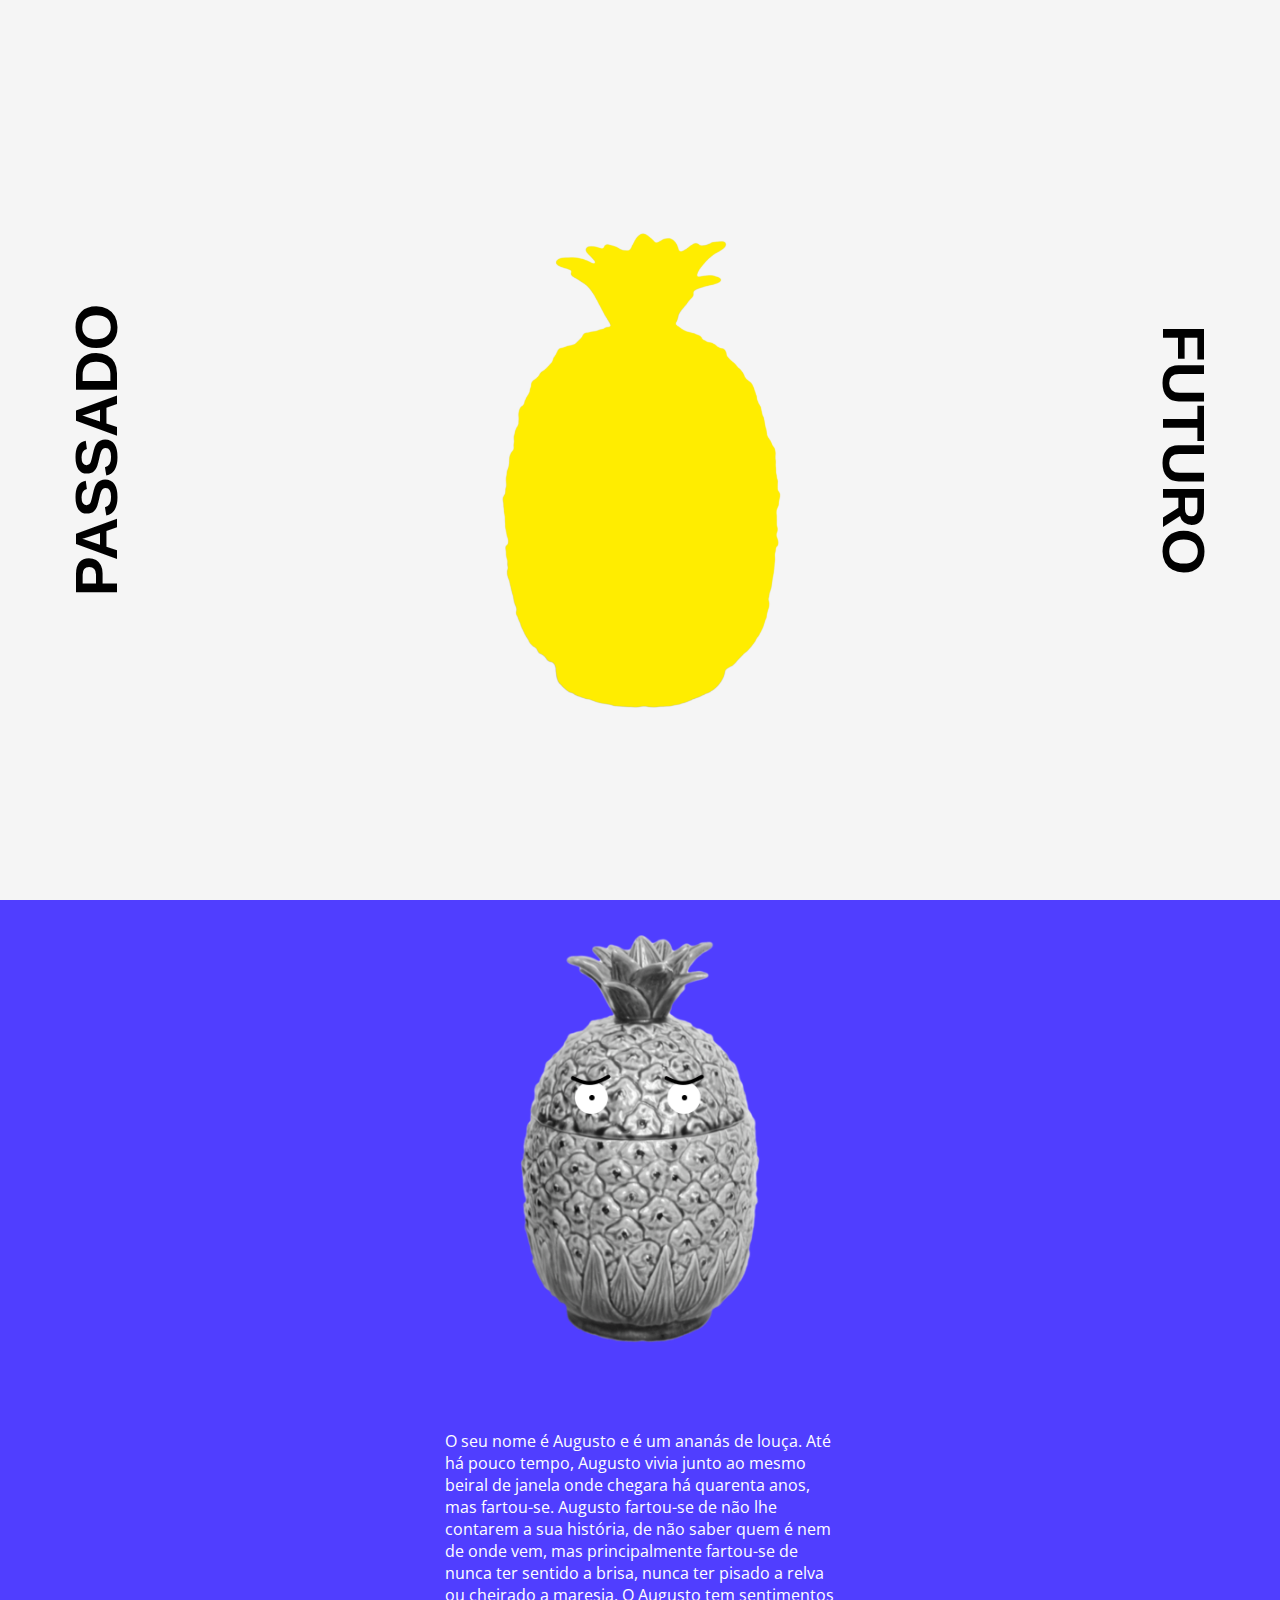
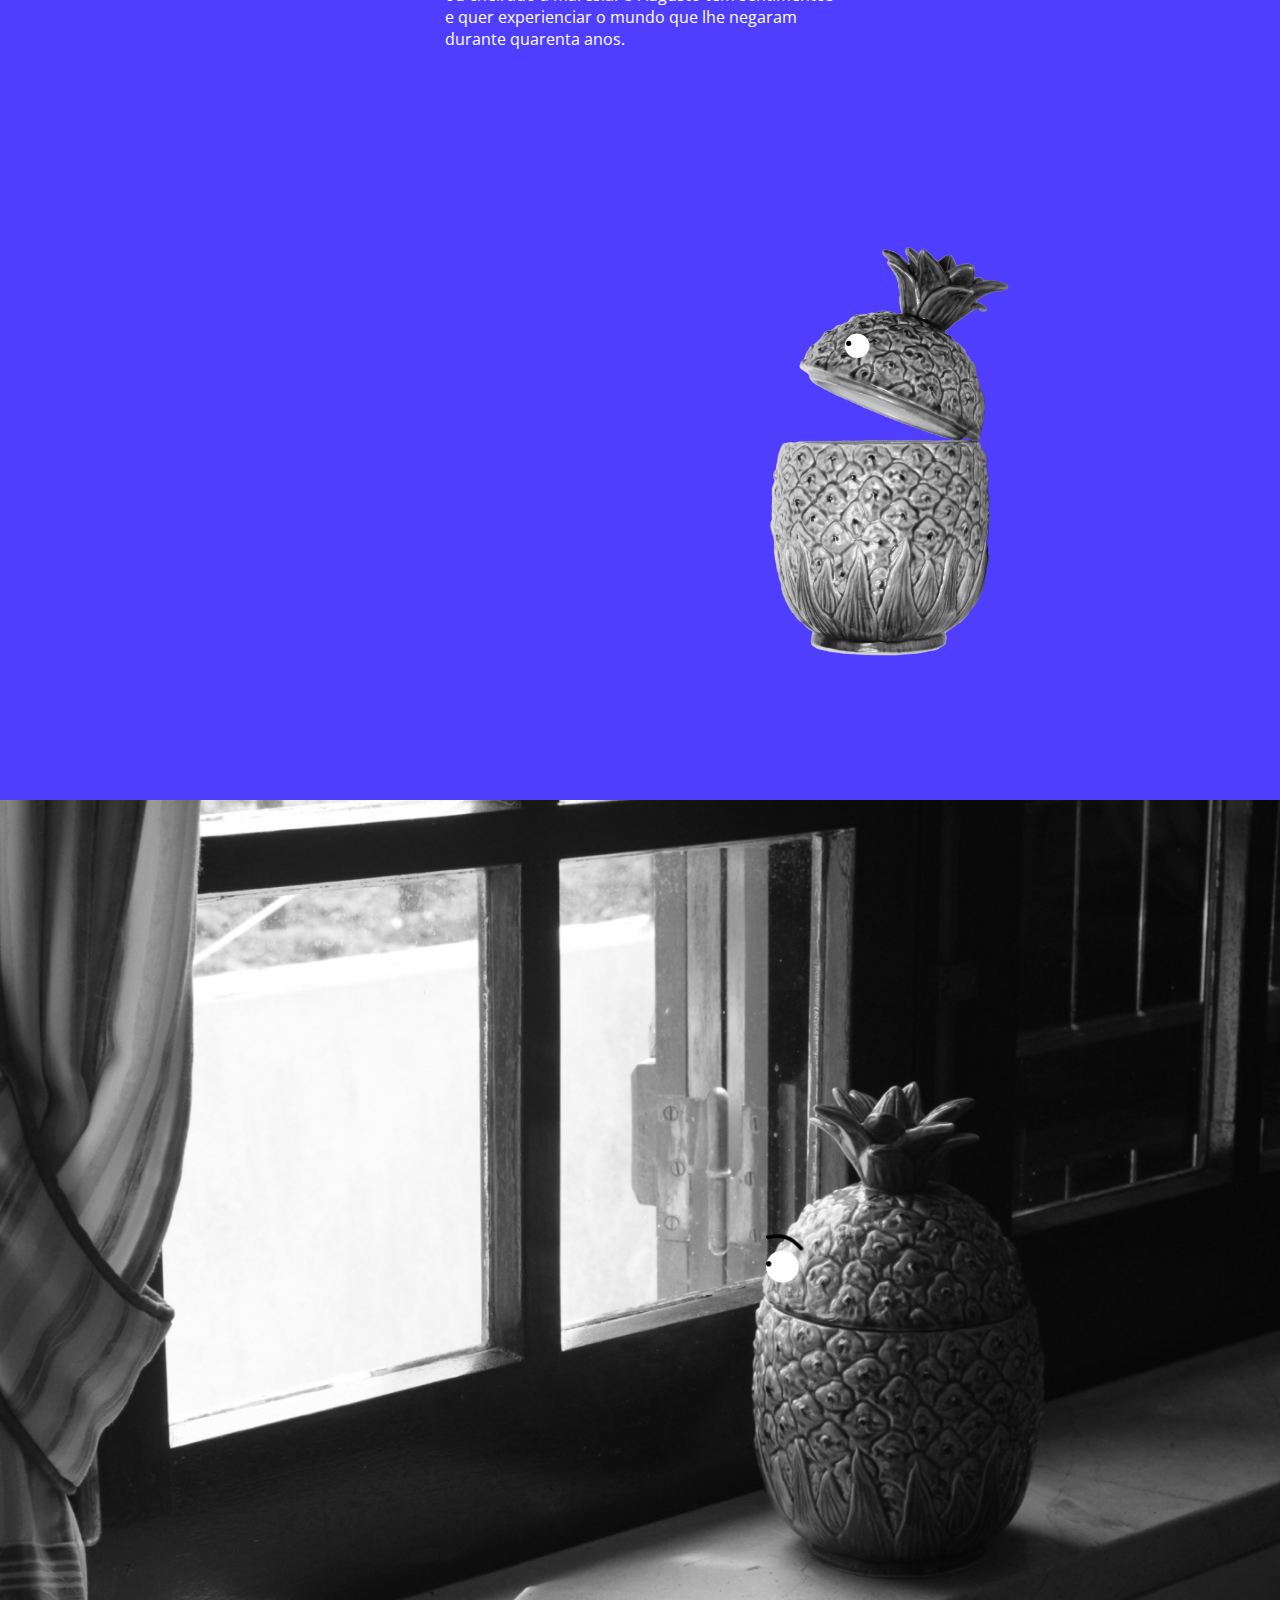
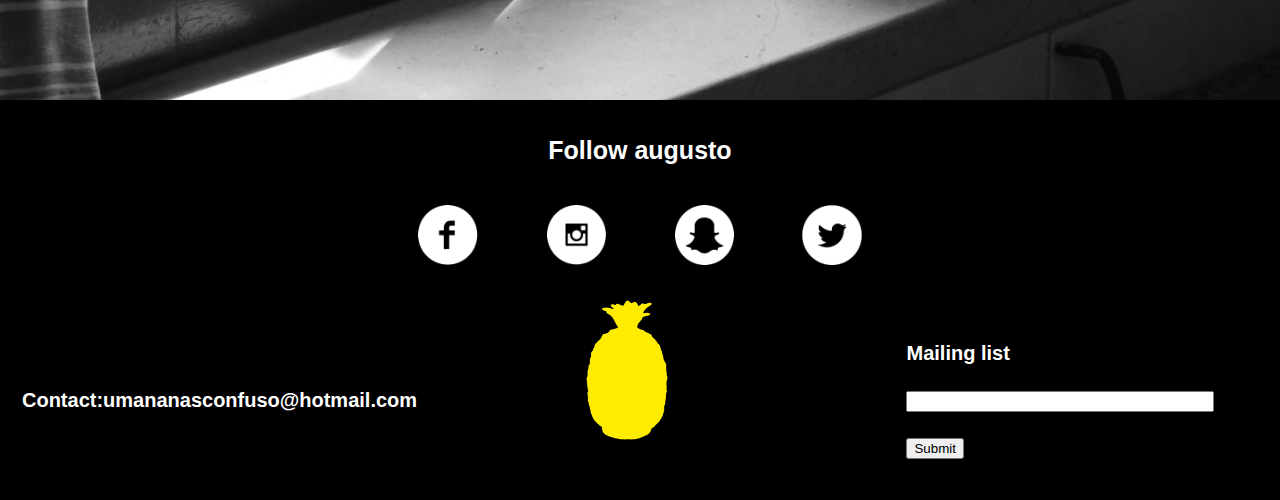
<file: Index.html>
<!DOCTYPE html>
<html>
<head>
    <link href="https://fonts.googleapis.com/css?family=Open+Sans" rel="stylesheet">
    <title>index</title>
    <meta charset="utf-8">
    <meta name="viewport" content="width=device-width, initial-scale=1.0">

    
    <link rel="stylesheet"
          type="text/css"
          href="Index.css">
</head>
<body>
    
   <div id="main">
       <div id="hero1">
           
           <div id="passado_div"> 
               <a href="ananas2.html" id="passado" class="passado">PASSADO</a> 
           </div>
           
            <div id="imagem1_div">
                <div id="imagem1"></div>
            </div>
           
            <div id="futuro_div">    
                <a href="ananas3.html" id="futuro" class="futuro">FUTURO</a>
            </div>
        
    
       </div>
       
       
       
        <div id="hero2">
           <div id="hero2content">
                   
            <div id="imagem2" class="container">
            <div class="overlay"></div>
            </div>
                
        
            <div id="text2">
               O seu nome é Augusto e é um ananás de louça. 
               Até há pouco tempo, Augusto vivia junto ao mesmo beiral de janela onde chegara há quarenta anos, mas fartou-se. Augusto fartou-se de não lhe contarem 
               a sua história, de não saber quem é nem de onde vem, mas principalmente fartou-se de nunca ter sentido a brisa, nunca ter pisado a relva ou cheirado 
               a maresia. O Augusto tem sentimentos e quer experienciar o mundo que lhe negaram durante quarenta anos.</div>
           
            </div>
        </div>
       
       
       
       <div id="hero3">
           
        <div id="audio">    
        <iframe width="160px" height="160px" scrolling="no" frameborder="no" src="https://w.soundcloud.com/player/?url=https%3A//api.soundcloud.com/tracks/324780480&amp;color=503eff&amp;auto_play=false&amp;hide_related=true;show_comments=false;show_user=false;show_reposts=false"></iframe></div> 
           
        
        <div id="imagem3div" >
            
            <div id="imagem3"></div>
           
        
           </div>          
           
       </div>
            
       
       
                <div id="imagem4"></div>
       
       
       
        <div id="footer">
       
           <div id="footerup">
                <div id="followaugusto">Follow augusto</div>
                <div id="icons">
                    <div class="facebook"></div>
                    <div class="insta"></div>
                    <div class="snap"></div>
                    <div class="twitter"></div>
               
               
                </div>
           </div>
           <div id="footerdown">
                <div id="ananasminileft">
                    Contact: 
                    <br>
                    <a class="mail" href="mailto:someone@example.com?Subject=ananas confuso" target="_top">umananasconfuso@hotmail.com</a>
                    </div>
                <div id="ananasmini"></div>
                <div id="ananasminiright">
                    <form>
                    Mailing list<br> <br>
                    <input type="text" name="mailinglist" style="width: 300px"><br> <br>
                    <input type="submit" value="Submit">
                    </form> 
               
                </div>
           </div>
           
           
       
       
       </div>
    
       
       
       
    
    </div> 
    
    
    
    
    
    
</body>

</html>
</file>
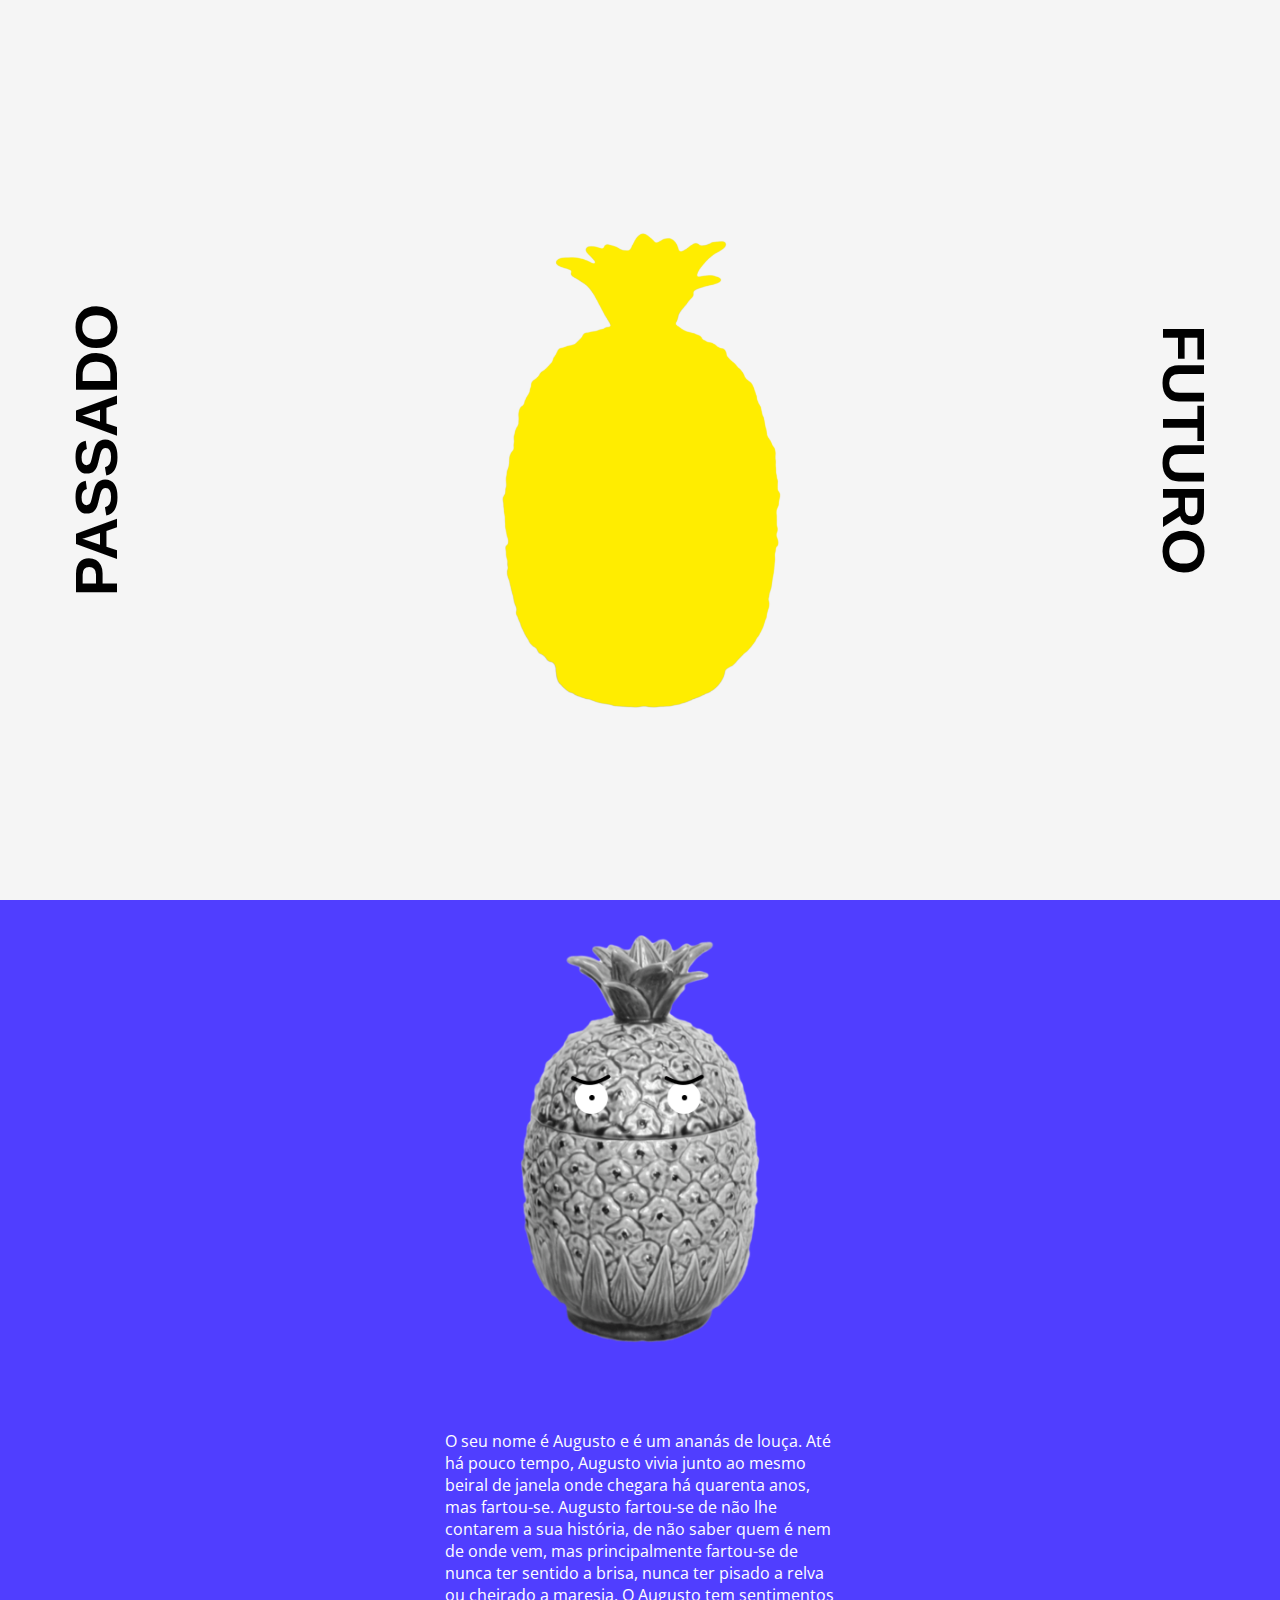
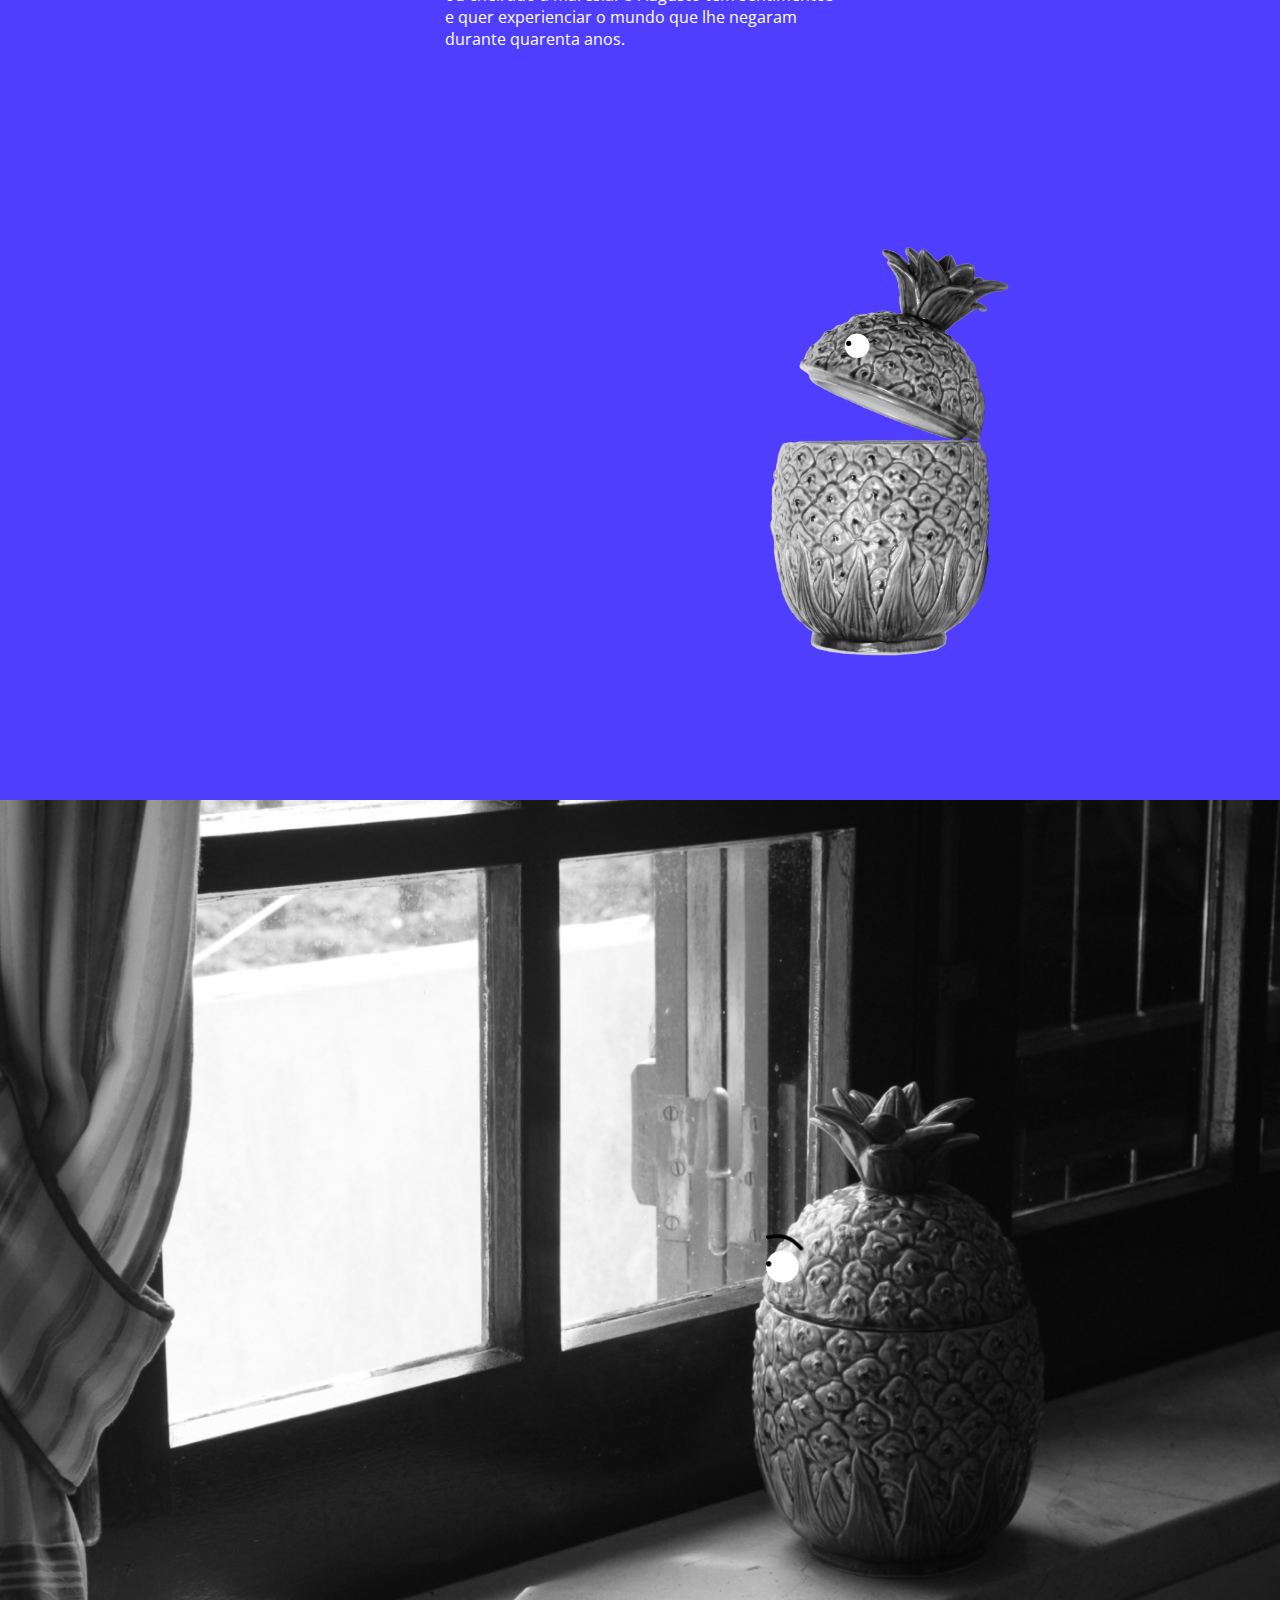
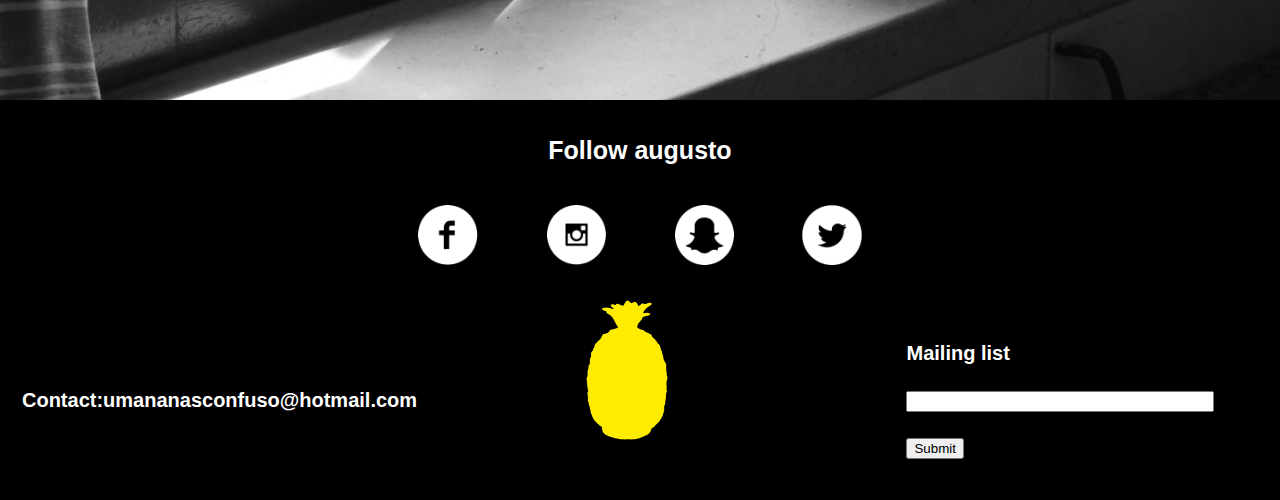
<file: index.html>
<!DOCTYPE html>
<html>
<head>
    <link href="https://fonts.googleapis.com/css?family=Open+Sans" rel="stylesheet">
    <title>index</title>
    <meta charset="utf-8">
    <meta name="viewport" content="width=device-width, initial-scale=1.0">

    
    <link rel="stylesheet"
          type="text/css"
          href="style.css">
</head>
<body>
    
   <div id="main">
       <div id="hero1">
           
           <div id="passado_div"> 
               <a href="ananas2.html" id="passado" class="passado">PASSADO</a> 
           </div>
           
            <div id="imagem1_div">
                <div id="imagem1"></div>
            </div>
           
            <div id="futuro_div">    
                <a href="ananas3.html" id="futuro" class="futuro">FUTURO</a>
            </div>
        
    
       </div>
       
       
       
        <div id="hero2">
           <div id="hero2content">
                   
            <div id="imagem2" class="container">
            <div class="overlay"></div>
            </div>
                
        
            <div id="text2">
               O seu nome é Augusto e é um ananás de louça. 
               Até há pouco tempo, Augusto vivia junto ao mesmo beiral de janela onde chegara há quarenta anos, mas fartou-se. Augusto fartou-se de não lhe contarem 
               a sua história, de não saber quem é nem de onde vem, mas principalmente fartou-se de nunca ter sentido a brisa, nunca ter pisado a relva ou cheirado 
               a maresia. O Augusto tem sentimentos e quer experienciar o mundo que lhe negaram durante quarenta anos.</div>
           
            </div>
        </div>
       
       
       
       <div id="hero3">
           
        <div id="audio">    
        <iframe width="160px" height="160px" scrolling="no" frameborder="no" src="https://w.soundcloud.com/player/?url=https%3A//api.soundcloud.com/tracks/324780480&amp;color=503eff&amp;auto_play=false&amp;hide_related=true;show_comments=false;show_user=false;show_reposts=false"></iframe></div> 
           
        
        <div id="imagem3div" >
            
            <div id="imagem3"></div>
           
        
           </div>          
           
       </div>
            
       
       
                <div id="imagem4"></div>
       
       
       
        <div id="footer">
       
           <div id="footerup">
                <div id="followaugusto">Follow augusto</div>
                <div id="icons">
                    <div class="facebook"></div>
                    <div class="insta"></div>
                    <div class="snap"></div>
                    <div class="twitter"></div>
               
               
                </div>
           </div>
           <div id="footerdown">
                <div id="ananasminileft">
                    Contact: 
                    <br>
                    <a class="mail" href="mailto:someone@example.com?Subject=ananas confuso" target="_top">umananasconfuso@hotmail.com</a>
                    </div>
                <div id="ananasmini"></div>
                <div id="ananasminiright">
                    <form>
                    Mailing list<br> <br>
                    <input type="text" name="mailinglist" style="width: 300px"><br> <br>
                    <input type="submit" value="Submit">
                    </form> 
               
                </div>
           </div>
           
           
       
       
       </div>
    
       
       
       
    
    </div> 
    
    
    
    
    
    
</body>

</html>
</file>
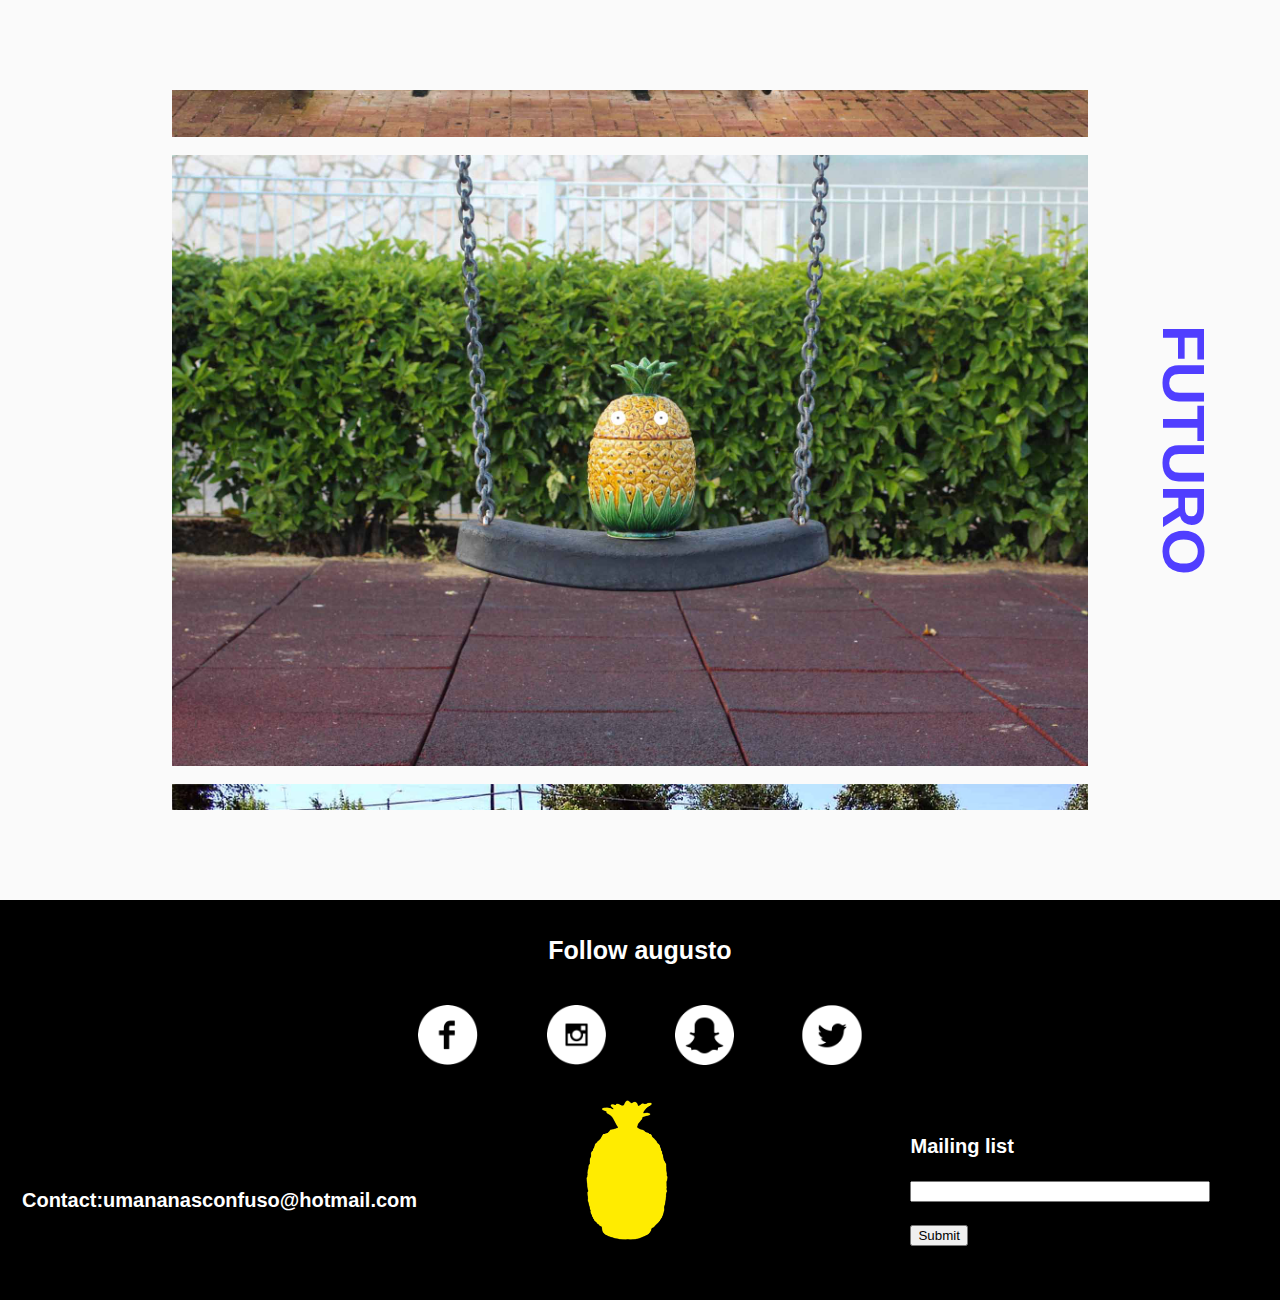
<file: ananas3.html>
<html>
<head>
    <link href="https://fonts.googleapis.com/css?family=Open+Sans" rel="stylesheet">
    <title>ananas3</title>
    <meta charset="utf-8">
    <meta name="viewport" content="width=device-width, initial-scale=1.0">
    
    <link rel="stylesheet"
          type="text/css"
          href="ananas3.css">
</head>
<body>
    
   <div id="main">
       <div id="hero1">
           
           
           
           
           <a href="Index.html" id="clickarea"></a>
           
           
           <div id="divlol"></div>
            <div id="hero1content">
              
                <div id="imagens">
                    <iframe src="ananas3iframe.html">
                    </iframe>
                    
                </div>    
            </div>
  
           <div id="futuro_div">
                <div id="futuro">FUTURO</div> 
           </div>
           
       </div>
       
         
       
</div>
       
       
       
    

     
       <!-- footer-->
       
         <div id="footer">
       
           <div id="footerup">
                <div id="followaugusto">Follow augusto</div>
                <div id="icons">
                    <div class="facebook"></div>
                    <div class="insta"></div>
                    <div class="snap"></div>
                    <div class="twitter"></div>
               
               
                </div>
           </div>
           <div id="footerdown">
                <div id="ananasminileft">
                    Contact: 
                    <br>
                    <a class="mail" href="mailto:someone@example.com?Subject=ananas confuso" target="_top">umananasconfuso@hotmail.com</a>
                    </div>
                <div id="ananasmini"></div>
                <div id="ananasminiright">
                    <form>
                    Mailing list<br> <br>
                    <input type="text" name="mailinglist" style="width: 300px"><br> <br>
                    <input type="submit" value="Submit">
                    </form> 
               
                </div>
           </div>
           
           
       
       
       </div>
    
    
</body>
</html>
</file>
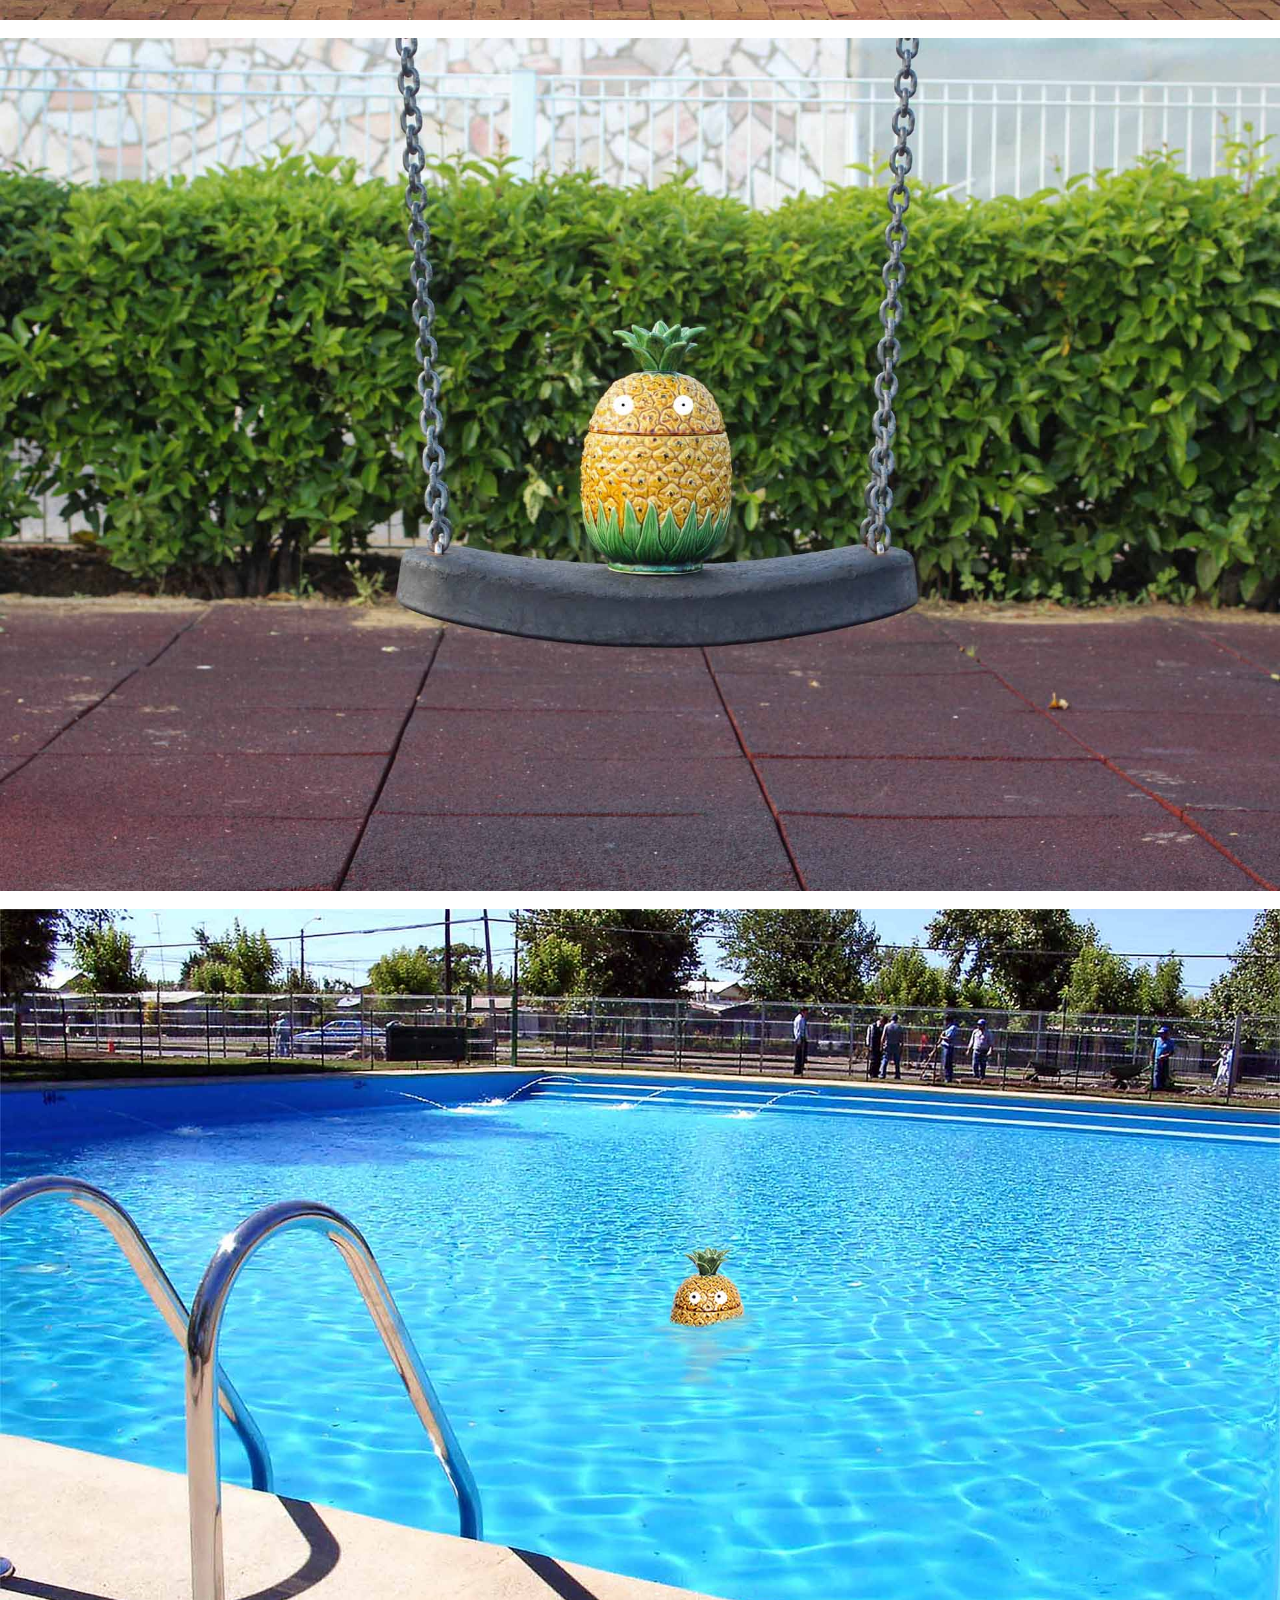
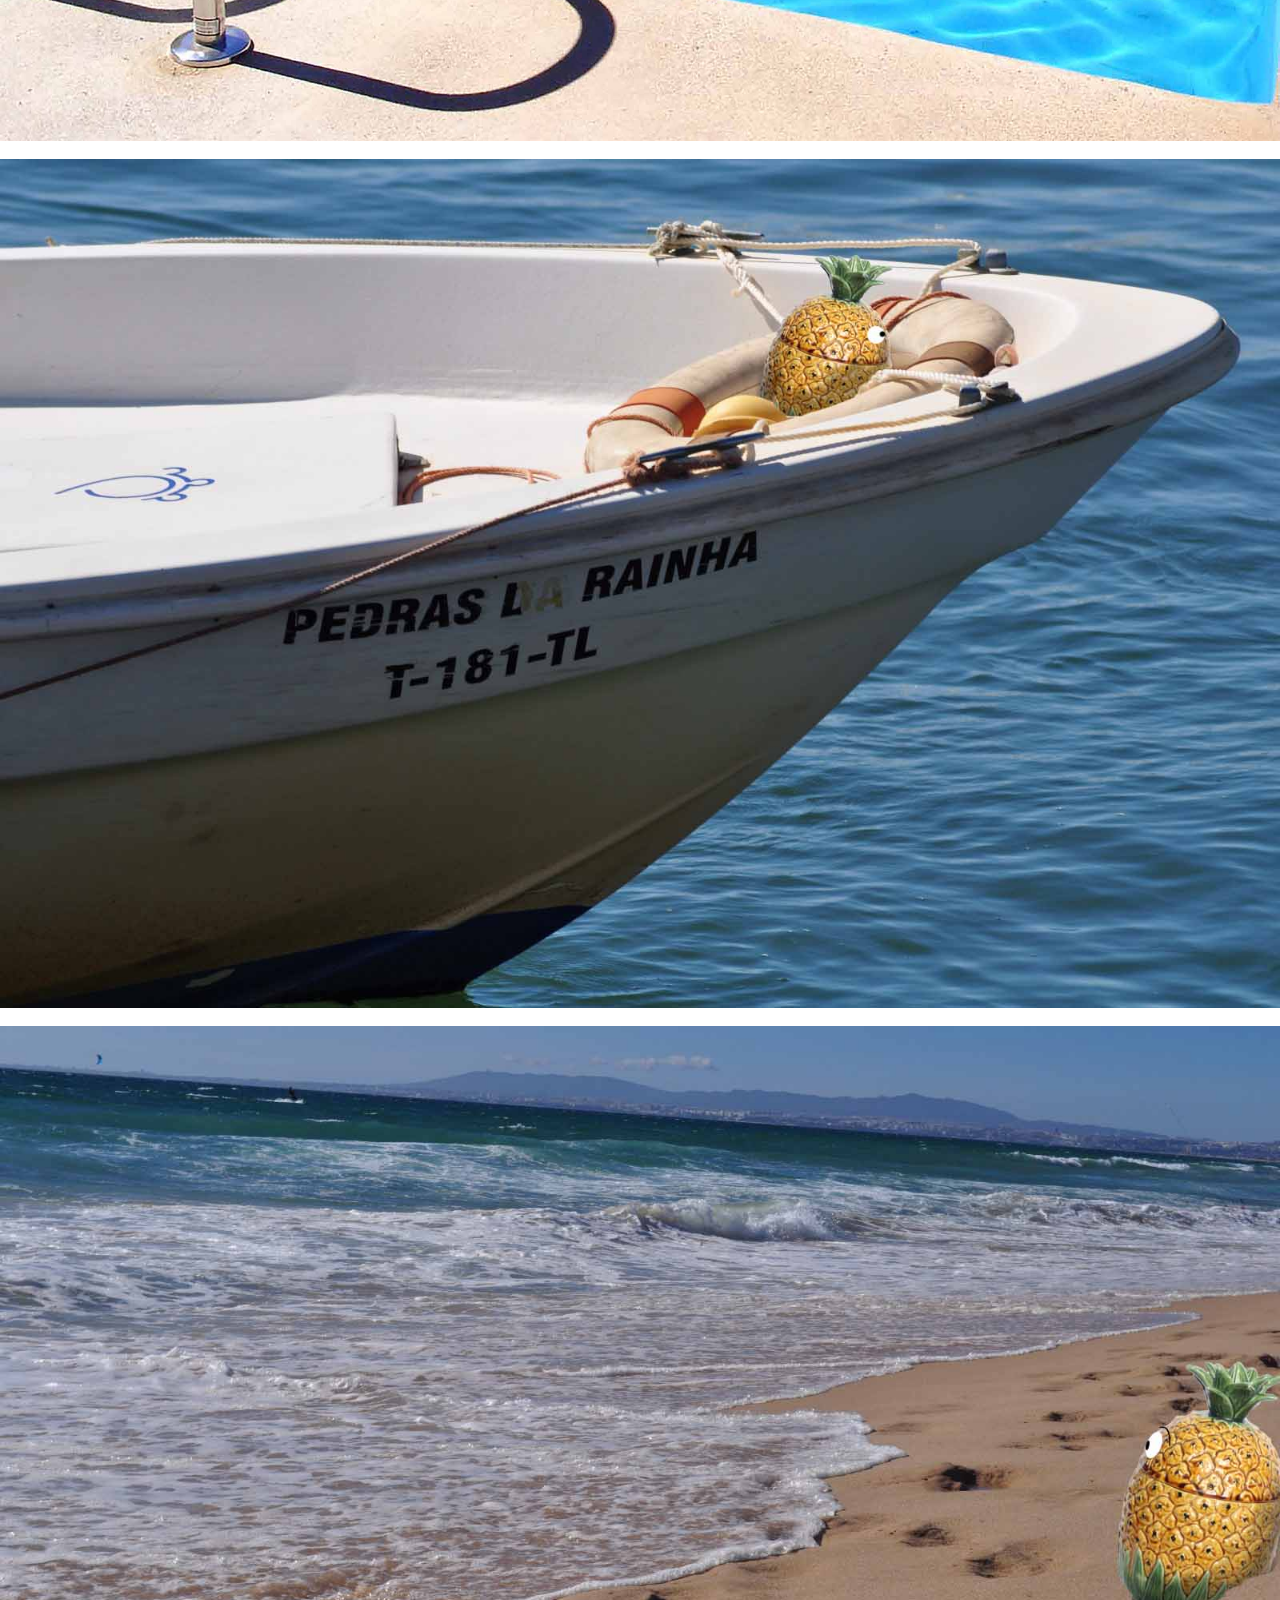
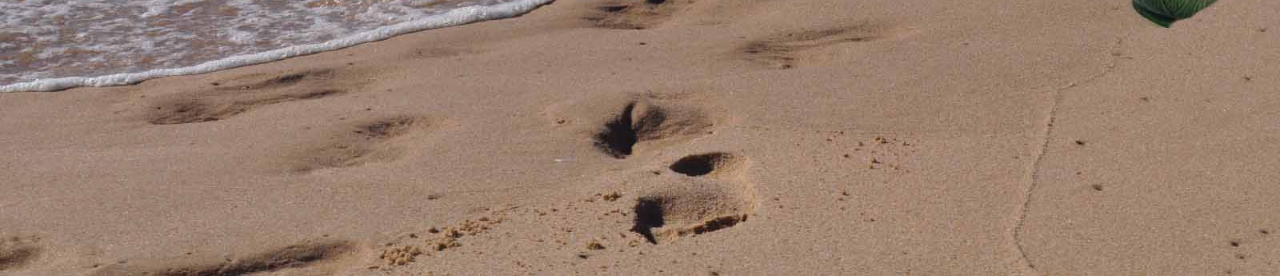
<file: ananas3iframe.html>
<html>
<head>
    <title>ananas3iframe</title>
    <meta charset="utf-8">
    <meta name="viewport" content="width=device-width, initial-scale=1.0">
    
    <link rel="stylesheet"
          type="text/css"
          href="ananas3iframe.css">
</head>
<body>
    
   <div id="main">
    
           
           

            
            <img src="imagens/scroll/ananas_relva.jpg" class="imagens_1" />
            <br>   
            <img src="imagens/scroll/ananas_brinquedo.jpg" class="imagens_1"  />
            <br>
            <img src="imagens/scroll/ananas_paragem.jpg" class="imagens_1"  />
            <br>
            <img src="imagens/scroll/ananas_baloico.jpg" class="imagens_1"  />
            <br>
            <img src="imagens/scroll/ananas_piscina.jpg" class="imagens_1"  />
            <br>
            <img src="imagens/scroll/ananas_barco.jpg" class="imagens_1"  />
            <br>
            <img src="imagens/scroll/ananas_praia.jpg" class="imagens_1"  />
           
               
               
               
          
           
           
           
           
           
           
           
           
           
       </div>
       


    
    
   
    
    
</body>
</html>
</file>
<file: Index.css>
body {
    background-color: #fafafa;
    margin:0px;
    display:flex; 
    justify-content: center
}

#main {
    width:100vw;
    background-color: #fafafa;
    display: flex;
    flex-direction: column;
    align-items: center;
}



#hero1 { 
    width: 100%;  
    height: 100vh; 
    background-color: whitesmoke;
    display: flex;
    justify-content: center;
    flex-direction: row;
    align-items: center;
}

#imagem1_div {
    width: 100%;
    height: 100%;
    display: flex;
    justify-content: center;
    align-items: center;
    
}

#imagem1 { /* ananás matrix */
    background-image: url(imagens/ananasamarelo.png);
    width: 450px;
    height: 670px;
    background-size: cover;
    display: flex;
    align-items: center;  
    object-fit: contain;
    box-sizing: border-box;
/*    position: absolute;*/

}


    
#passado_div {
    width: 15%;
    height: 100vh;
    align-items: center;
    justify-content: center;
    display: flex;
}



#passado {
	width: 0%;
	height: 100vh;
    background-size: cover;
    display: flex;
    box-sizing: border-box;
    font-family: helvetica;
    font-weight: bold;
    align-items: center;
    justify-content: center;
    -webkit-transform: rotate(-90deg);
    font-size: 60px;
      
}


.passado:hover {
    width: 0%;
	height: 100vh;
    background-size: cover;
    display: flex;
    box-sizing: border-box;
    font-family: helvetica;
    font-weight: bold;
    align-items: center;
    justify-content: center;
    -webkit-transform: rotate(-90deg);
    font-size: 60px;
    color: #503eff;
}



a:-webkit-any-link {
    text-decoration: none;
    color:black;
}

.mail:link {
    text-decoration: none;
    color:white;
}

.mail:hover {
    text-decoration: none;
    color:#503eff;
}

#futuro_div {
    width: 15%;
    height: 100vh;  
    align-items: center;
    justify-content: center;
    display: flex;
}


#futuro {
	width: 0%;
	height: 100px; /* this is the problem ?? */
    background-size: cover;
    display: flex;
    box-sizing: border-box;
    font-family: Helvetica;
    font-weight: bold;
    justify-content: center;
    align-items: center;
    transform: rotate(90deg); 
    font-size: 60px;
    object-fit: contain;     
}



.futuro:hover {
    width: 0%;
	height: 100px; /* this is the problem ?? */
    background-size: cover;
    display: flex;
    box-sizing: border-box;
    font-family: Helvetica;
    font-weight: bold;
    justify-content: center;
    align-items: center;
    transform: rotate(90deg); 
    font-size: 60px;
    object-fit: contain;
    color: #503eff;
}



#hero2 {
	width: 100%;
	height: 800px;
	background-color: #503eff;
    display: flex;
    align-items: center;
    justify-content: center;
}

#hero2content {
    width: 60%;
    height: 800px;
    justify-content: center;
    align-items: center;
    display: flex;
    flex-direction: row;
    flex-wrap: wrap; /* para ele descer quando não tem espaço */    
}



#imagem2 { /* ananás confuso */
    background-image: url(imagens/ananasconfuso.png);
    width: 240px;
	height: 410px;
    background-size: contain;
    display: flex;
    box-sizing: border-box;
    align-items: center;
    margin-right: 50px;
    margin-left: 50px;
    margin-top: 20px;
    margin-bottom: 20px;
    background-repeat: no-repeat; /* para a imagem não se repetir */
}


.overlay {
    background-image: url(imagens/ananasconfuso2.png);
    background-position: center;
    background-size: contain;
    background-repeat: no-repeat;
    width: 240px;
    height: 410px;
    margin-bottom: 2px;
    opacity: 0;
    transition: .3s ease;   
}

.container:hover .overlay {
  opacity: 1;    
}


#text2 {
    width: 390px;
    height: 250px;
    min-width: 270px;
    min-height: 200px;
    background-size: cover;
    display: flex;
    box-sizing: border-box;
    font-family: 'Open Sans', sans-serif;
    font-size: 16px;
    color: #ffffff;
    right: 320px;
    align-items: center;
    margin-right: 50px;
    margin-left: 50px;
    margin-top: 20px;
    margin-bottom: 20px;
    
}



#hero3 {
	width: 100%;
	height: 700px;
	background-color: #503eff; 
    justify-content: center;
    align-items: center;
    display: flex;
}



#audio {
   width:50%;
   height:100%;
   justify-content: center;
   align-items: center;
   display: flex;
}


#imagem3div {
    width: 50%;
	height: 100%;
    justify-content: center;
    align-items: center;
    display: flex;   
}



#imagem3 {
    background-image: url(imagens/aberto.png);
    width: 500px;
	height: 470px;
    justify-content: center;
    align-items: center;
    display: flex;
    background-size: contain;
    box-sizing: border-box;
    background-repeat: no-repeat;   
}
       

#imagem4 {
    background-image: url(imagens/ananasjanela.jpg);
    width: 100vw;  
    height: 100vh;
    display: flex;
    box-sizing: border-box;
    background-position: center;
    background-size: cover;
   
}






/* FOOTER */

#footer { 
    width: 100%;  
    height: 400px; 
    background-color: black;
    display: flex;
    flex-direction: column;
    justify-content: center;
    align-items: center;
}


#footerup {
    background-color: black;
    width: 100%;
    height: 50%;
    display: flex;
    flex-direction: column;
    align-items: center;
}


#icons {
    width: 40%;  
    height: 30%; 
    display: flex;
    background-size: contain;
    background-repeat: no-repeat;
    background-position: center;
    align-content: center;
    justify-content: center;   
}


.facebook, .insta, .snap, .twitter {
    width: 25%;
    height: 100%;
    background-size: contain;
    background-repeat: no-repeat;
    background-position: center;
    align-content: center;
    justify-content: center;
    background-repeat: no-repeat;
    margin:5px;
}


.facebook {
    background-image:url(imagens/facebook1.png);
    
}

.insta {
    background-image: url(imagens/insta1.png);
}

.snap {
    background-image:url(imagens/snap1.png);
    
}

.twitter {
    background-image: url(imagens/twitter1.png);
}



.facebook:hover {
    background-image:url(imagens/facebook2.png);
    
}

.insta:hover {
    background-image: url(imagens/insta2.png);
}

.snap:hover {
    background-image:url(imagens/snap2.png);
    
}

.twitter:hover {
    background-image: url(imagens/twitter2.png);
}


#followaugusto {
    width: 50%;
    height: 50%;
    display:flex;
    font-family: helvetica;
    font-size: 25px;
    color: white;
    align-items: center;
    justify-content: center; 
    font-weight: bold;    
}


#footerdown {
    background-color: black;
    width: 100%;  
    height: 50%;
    flex-direction: row;
    display: flex;
    justify-content: center;    
}



#ananasmini {
    width: 30%;  
    height: 70%;
    background-image: url(imagens/ananasamarelomini.png);
    display: flex;
    background-size: contain;
    background-repeat: no-repeat;
    background-position: center;
    align-content: center;
    justify-content: center;
}


#ananasminileft {
    background-color: black;
    width: 35%;  
    height: 100%;
    display:flex;
    font-family: helvetica;
    color: white;
    font-size: 20px;
    align-content: center;
    align-items: center;
    justify-content: center;
    font-weight: bold;    
}

#ananasminiright {
    background-color: black;
    width: 35%;  
    height: 100%;
    display:flex;
    font-family: helvetica;
    color: white;
    font-size: 20px;
    align-content: center;
    align-items: center;
    justify-content: center;
    font-weight: bold;
    margin-left: 2%;
}


@media only screen and (max-width: 500px) {
   
    
    #footerdown {
        flex-direction:column;
        width: 50%;
        height: 100vh;
    }
    
    #footer { 
    width: 100%;  
    height: 100vh;
    align-content: center;
    justify-content: center; 
    
    }
    
    #icons {
    width: 70%;  
    height: 50%;
   
}

    
    #ananasmini {
    width: 100%;
    height: 50%;
}
    
    #ananasminileft {
    background-color: black;
    width: 100%;  
    font-size: 100%;
    text-align: center;
}
    
    #ananasminiright {
    width: 100%;  
    height: 100%;
    font-size: 15px;
    text-align: center;
    margin-top: 20px;
}


/* FIM FOOTER */
    
/* MEDIA QUERY */


@media only screen and (max-width:500px){
    
#hero1{
        width: 100vw;  
        height: 100vh; 
        flex-direction: column;
    }
    
#imagem1 {
        width: 200px;
        height: 300px; 
    }
    
#passado {
    transform: none;
    font-size: 50px;     
}
    
#futuro {
    transform: none; 
    font-size: 50px;      
}

#imagem2 { /* ananás confuso */
    width: 170px;
	height: 300px;
    margin-right: none;
    margin-left: none;
}
    
#text2 {
    width: 200px;
    height: 50px;
    min-width: none;
    min-height: none;
    font-size: 15px;
    right:none;
    margin-right: 0px;
    margin-left: 0px;
    margin-top: 0px;
    margin-bottom: 150px; 
    text-align: center;
} 


#hero3 {
    flex-direction: column;
}

    #imagem3div {
    width: 100%;
	height: 100%;   
}
    
#imagem3 {
    width: 60%;
	height: 80%;
    margin-bottom: 50px;
}  
    
    
   
}
</file>
<file: style.css>
body {
    background-color: #fafafa;
    margin:0px;
    display:flex; 
    justify-content: center
}

#main {
    width:100vw;
    background-color: #fafafa;
    display: flex;
    flex-direction: column;
    align-items: center;
}



#hero1 { 
    width: 100%;  
    height: 100vh; 
    background-color: whitesmoke;
    display: flex;
    justify-content: center;
    flex-direction: row;
    align-items: center;
}

#imagem1_div {
    width: 100%;
    height: 100%;
    display: flex;
    justify-content: center;
    align-items: center;
    
}

#imagem1 { /* ananás matrix */
    background-image: url(imagens/ananasamarelo.png);
    width: 450px;
    height: 670px;
    background-size: cover;
    display: flex;
    align-items: center;  
    object-fit: contain;
    box-sizing: border-box;
/*    position: absolute;*/

}


    
#passado_div {
    width: 15%;
    height: 100vh;
    align-items: center;
    justify-content: center;
    display: flex;
}



#passado {
	width: 0%;
	height: 100vh;
    background-size: cover;
    display: flex;
    box-sizing: border-box;
    font-family: helvetica;
    font-weight: bold;
    align-items: center;
    justify-content: center;
    -webkit-transform: rotate(-90deg);
    font-size: 60px;
      
}


.passado:hover {
    width: 0%;
	height: 100vh;
    background-size: cover;
    display: flex;
    box-sizing: border-box;
    font-family: helvetica;
    font-weight: bold;
    align-items: center;
    justify-content: center;
    -webkit-transform: rotate(-90deg);
    font-size: 60px;
    color: #503eff;
}



a:-webkit-any-link {
    text-decoration: none;
    color:black;
}

.mail:link {
    text-decoration: none;
    color:white;
}

.mail:hover {
    text-decoration: none;
    color:#503eff;
}

#futuro_div {
    width: 15%;
    height: 100vh;  
    align-items: center;
    justify-content: center;
    display: flex;
}


#futuro {
	width: 0%;
	height: 100px; /* this is the problem ?? */
    background-size: cover;
    display: flex;
    box-sizing: border-box;
    font-family: Helvetica;
    font-weight: bold;
    justify-content: center;
    align-items: center;
    transform: rotate(90deg); 
    font-size: 60px;
    object-fit: contain;     
}



.futuro:hover {
    width: 0%;
	height: 100px; /* this is the problem ?? */
    background-size: cover;
    display: flex;
    box-sizing: border-box;
    font-family: Helvetica;
    font-weight: bold;
    justify-content: center;
    align-items: center;
    transform: rotate(90deg); 
    font-size: 60px;
    object-fit: contain;
    color: #503eff;
}



#hero2 {
	width: 100%;
	height: 800px;
	background-color: #503eff;
    display: flex;
    align-items: center;
    justify-content: center;
}

#hero2content {
    width: 60%;
    height: 800px;
    justify-content: center;
    align-items: center;
    display: flex;
    flex-direction: row;
    flex-wrap: wrap; /* para ele descer quando não tem espaço */    
}



#imagem2 { /* ananás confuso */
    background-image: url(imagens/ananasconfuso.png);
    width: 240px;
	height: 410px;
    background-size: contain;
    display: flex;
    box-sizing: border-box;
    align-items: center;
    margin-right: 50px;
    margin-left: 50px;
    margin-top: 20px;
    margin-bottom: 20px;
    background-repeat: no-repeat; /* para a imagem não se repetir */
}


.overlay {
    background-image: url(imagens/ananasconfuso2.png);
    background-position: center;
    background-size: contain;
    background-repeat: no-repeat;
    width: 240px;
    height: 410px;
    margin-bottom: 2px;
    opacity: 0;
    transition: .3s ease;   
}

.container:hover .overlay {
  opacity: 1;    
}


#text2 {
    width: 390px;
    height: 250px;
    min-width: 270px;
    min-height: 200px;
    background-size: cover;
    display: flex;
    box-sizing: border-box;
    font-family: 'Open Sans', sans-serif;
    font-size: 16px;
    color: #ffffff;
    right: 320px;
    align-items: center;
    margin-right: 50px;
    margin-left: 50px;
    margin-top: 20px;
    margin-bottom: 20px;
    
}



#hero3 {
	width: 100%;
	height: 700px;
	background-color: #503eff; 
    justify-content: center;
    align-items: center;
    display: flex;
}



#audio {
   width:50%;
   height:100%;
   justify-content: center;
   align-items: center;
   display: flex;
}


#imagem3div {
    width: 50%;
	height: 100%;
    justify-content: center;
    align-items: center;
    display: flex;   
}



#imagem3 {
    background-image: url(imagens/aberto.png);
    width: 500px;
	height: 470px;
    justify-content: center;
    align-items: center;
    display: flex;
    background-size: contain;
    box-sizing: border-box;
    background-repeat: no-repeat;   
}
       

#imagem4 {
    background-image: url(imagens/ananasjanela.jpg);
    width: 100vw;  
    height: 100vh;
    display: flex;
    box-sizing: border-box;
    background-position: center;
    background-size: cover;
   
}






/* FOOTER */

#footer { 
    width: 100%;  
    height: 400px; 
    background-color: black;
    display: flex;
    flex-direction: column;
    justify-content: center;
    align-items: center;
}


#footerup {
    background-color: black;
    width: 100%;
    height: 50%;
    display: flex;
    flex-direction: column;
    align-items: center;
}


#icons {
    width: 40%;  
    height: 30%; 
    display: flex;
    background-size: contain;
    background-repeat: no-repeat;
    background-position: center;
    align-content: center;
    justify-content: center;   
}


.facebook, .insta, .snap, .twitter {
    width: 25%;
    height: 100%;
    background-size: contain;
    background-repeat: no-repeat;
    background-position: center;
    align-content: center;
    justify-content: center;
    background-repeat: no-repeat;
    margin:5px;
}


.facebook {
    background-image:url(imagens/facebook1.png);
    
}

.insta {
    background-image: url(imagens/insta1.png);
}

.snap {
    background-image:url(imagens/snap1.png);
    
}

.twitter {
    background-image: url(imagens/twitter1.png);
}



.facebook:hover {
    background-image:url(imagens/facebook2.png);
    
}

.insta:hover {
    background-image: url(imagens/insta2.png);
}

.snap:hover {
    background-image:url(imagens/snap2.png);
    
}

.twitter:hover {
    background-image: url(imagens/twitter2.png);
}


#followaugusto {
    width: 50%;
    height: 50%;
    display:flex;
    font-family: helvetica;
    font-size: 25px;
    color: white;
    align-items: center;
    justify-content: center; 
    font-weight: bold;    
}


#footerdown {
    background-color: black;
    width: 100%;  
    height: 50%;
    flex-direction: row;
    display: flex;
    justify-content: center;    
}



#ananasmini {
    width: 30%;  
    height: 70%;
    background-image: url(imagens/ananasamarelomini.png);
    display: flex;
    background-size: contain;
    background-repeat: no-repeat;
    background-position: center;
    align-content: center;
    justify-content: center;
}


#ananasminileft {
    background-color: black;
    width: 35%;  
    height: 100%;
    display:flex;
    font-family: helvetica;
    color: white;
    font-size: 20px;
    align-content: center;
    align-items: center;
    justify-content: center;
    font-weight: bold;    
}

#ananasminiright {
    background-color: black;
    width: 35%;  
    height: 100%;
    display:flex;
    font-family: helvetica;
    color: white;
    font-size: 20px;
    align-content: center;
    align-items: center;
    justify-content: center;
    font-weight: bold;
    margin-left: 2%;
}


@media only screen and (max-width: 500px) {
   
    
    #footerdown {
        flex-direction:column;
        width: 50%;
        height: 100vh;
    }
    
    #footer { 
    width: 100%;  
    height: 100vh;
    align-content: center;
    justify-content: center; 
    
    }
    
    #icons {
    width: 70%;  
    height: 50%;
   
}

    
    #ananasmini {
    width: 100%;
    height: 50%;
}
    
    #ananasminileft {
    background-color: black;
    width: 100%;  
    font-size: 100%;
    text-align: center;
}
    
    #ananasminiright {
    width: 100%;  
    height: 100%;
    font-size: 15px;
    text-align: center;
    margin-top: 20px;
}


/* FIM FOOTER */
    
/* MEDIA QUERY */


@media only screen and (max-width:500px){
    
#hero1{
        width: 100vw;  
        height: 100vh; 
        flex-direction: column;
    }
    
#imagem1 {
        width: 200px;
        height: 300px; 
    }
    
#passado {
    transform: none;
    font-size: 50px;     
}
    
#futuro {
    transform: none; 
    font-size: 50px;      
}

#imagem2 { /* ananás confuso */
    width: 170px;
	height: 300px;
    margin-right: none;
    margin-left: none;
}
    
#text2 {
    width: 200px;
    height: 50px;
    min-width: none;
    min-height: none;
    font-size: 15px;
    right:none;
    margin-right: 0px;
    margin-left: 0px;
    margin-top: 0px;
    margin-bottom: 150px; 
    text-align: center;
} 


#hero3 {
    flex-direction: column;
}

    #imagem3div {
    width: 100%;
	height: 100%;   
}
    
#imagem3 {
    width: 60%;
	height: 80%;
    margin-bottom: 50px;
}  
    
    
   
}
</file>
<file: ananas3.css>
body {
    background-color: #fafafa;
    margin:0px;
    display:flex; 
    justify-content: center;
    flex-direction: column;
}

#main {
    width: 100%;
    height: 100%;
    background-color: #fafafa;
    display: flex;
    align-items: center;
}

#hero1 { 
    width: 100%;  
    height: 100vh; 
    background-color: #fafafa;
    display: flex;
}

#hero1content{
    width: 80%;
    height: 100%;
    background-color: #fafafa;
    justify-content: center;
    align-items: center;
    display: flex;
}

#imagens {
    width: 100%;
    height: 80%;
    align-items: center;
    justify-content: center;
    display: flex;
}


#divlol {
    width:15%;
    height:100%;
    background-color: transparent;   
}



#futuro_div {
    width: 15%;
    height: 100vh;  
    align-items: center;
    justify-content: center;
    display: flex;
    position: relative;
    align-self: flex-end;
  
}


#futuro {
	width: 100%;
	height: 100px; 
    display: flex;
    font-family: Helvetica;
    font-weight: bold;
    justify-content: center;
    align-items: center;
    transform: rotate(90deg); 
    font-size: 60px;
    color: #503eff; 
}

iframe {
    border: none;
    height: 100%;
    width: 100%;

}
   
#clickarea {
    width: 20%;
    height: 100vh;
    position: absolute;
    display: flex;
    left: 0; 
    cursor: url(imagens/cursor_amarelo_esquerda.png),auto;   
}

    
/*footer*/

a:-webkit-any-link {
    text-decoration: none;
    color:white;
}

.mail:link {
    text-decoration: none;
    color:white;
}

.mail:hover {
    text-decoration: none;
    color:#503eff;
}



#footer { 
    width: 100%;  
    height: 400px; 
    background-color: black;
    display: flex;
    flex-direction: column;
    justify-content: center;
    align-items: center;
}


#footerup {
    background-color: black;
    width: 100%;
    height: 50%;
    display: flex;
    flex-direction: column;
    align-items: center;
}


#icons {
    width: 40%;  
    height: 30%; 
    display: flex;
    background-size: contain;
    background-repeat: no-repeat;
    background-position: center;
    align-content: center;
    justify-content: center;   
}


.facebook, .insta, .snap, .twitter {
    width: 25%;
    height: 100%;
    background-size: contain;
    background-repeat: no-repeat;
    background-position: center;
    align-content: center;
    justify-content: center;
    background-repeat: no-repeat;
    margin:5px;
}


.facebook {
    background-image:url(imagens/facebook1.png);
    
}

.insta {
    background-image: url(imagens/insta1.png);
}

.snap {
    background-image:url(imagens/snap1.png);
    
}

.twitter {
    background-image: url(imagens/twitter1.png);
}



.facebook:hover {
    background-image:url(imagens/facebook2.png);
    
}

.insta:hover {
    background-image: url(imagens/insta2.png);
}

.snap:hover {
    background-image:url(imagens/snap2.png);
    
}

.twitter:hover {
    background-image: url(imagens/twitter2.png);
}


#followaugusto {
    width: 50%;
    height: 50%;
    display:flex;
    font-family: helvetica;
    font-size: 25px;
    color: white;
    align-items: center;
    justify-content: center; 
    font-weight: bold;    
}


#footerdown {
    background-color: black;
    width: 100%;  
    height: 50%;
    flex-direction: row;
    display: flex;
    justify-content: center;    
}



#ananasmini {
    width: 30%;  
    height: 70%;
    background-image: url(imagens/ananasamarelomini.png);
    display: flex;
    background-size: contain;
    background-repeat: no-repeat;
    background-position: center;
    align-content: center;
    justify-content: center;
}


#ananasminileft {
    background-color: black;
    width: 35%;  
    height: 100%;
    display:flex;
    font-family: helvetica;
    color: white;
    font-size: 20px;
    align-content: center;
    align-items: center;
    justify-content: center;
    font-weight: bold;    
}

#ananasminiright {
    background-color: black;
    width: 35%;  
    height: 100%;
    display:flex;
    font-family: helvetica;
    color: white;
    font-size: 20px;
    align-content: center;
    align-items: center;
    justify-content: center;
    font-weight: bold;
    margin-left: 2%;
}


@media only screen and (max-width: 500px) {
   
    
    #footerdown {
        flex-direction:column;
        width: 50%;
        height: 100vh;
    }
    
    #footer { 
    width: 100%;  
    height: 100vh;
    align-content: center;
    justify-content: center; 
    
    }
    
    #icons {
    width: 70%;  
    height: 50%;   
}

    #ananasmini {
    width: 100%;
    height: 50%;
}
    
    #ananasminileft {
    background-color: black;
    width: 100%;  
    font-size: 100%;
    text-align: center;
}
    
    #ananasminiright {
    width: 100%;  
    height: 100%;
    font-size: 15px;
    text-align: center;
    margin-top: 20px;
}
    
    
@media only screen and (max-width:500px){
 
iframe {
        width: 400px;
        height: 200px;
    }
    
#hero1 {  
    height: 100vh; 
    justify-content: center;
}
    
  #hero1content{
    width: 90%; 
    
}  
 
    
#divlol {
    width:0%;
    height:0%;  
}


#futuro_div {
    width: 100%;
    height: 20%;  
    position: absolute;
    top: 35px;
  
}


#futuro {
	width: 100%;
	height: 20%; 
    display: flex;
    font-family: Helvetica;
    font-weight: bold;
    justify-content: center;
    align-items: center;
    transform: none; 
    font-size: 50px;
    color: #503eff; 
    position: absolute;    
}
    

    #clickarea {
    background-image: url(imagens/back2.png);
    width: 70px;
    height: 70px;
    position: absolute;
    left: 0; 
    top: 80%;
    background-size: contain;
    background-repeat: no-repeat;
    background-position: center;
    align-content: center;
    justify-content: center;
    cursor: auto;    
}

}
</file>
<file: ananas3iframe.css>
body {
    
    margin:0px;
    display:flex; 
    justify-content: center
}

#main {
    
    display: flex;
    justify-content: center;
    flex-direction: column;
    }

.imagens_1{
    width: 100%;
}
</file>
